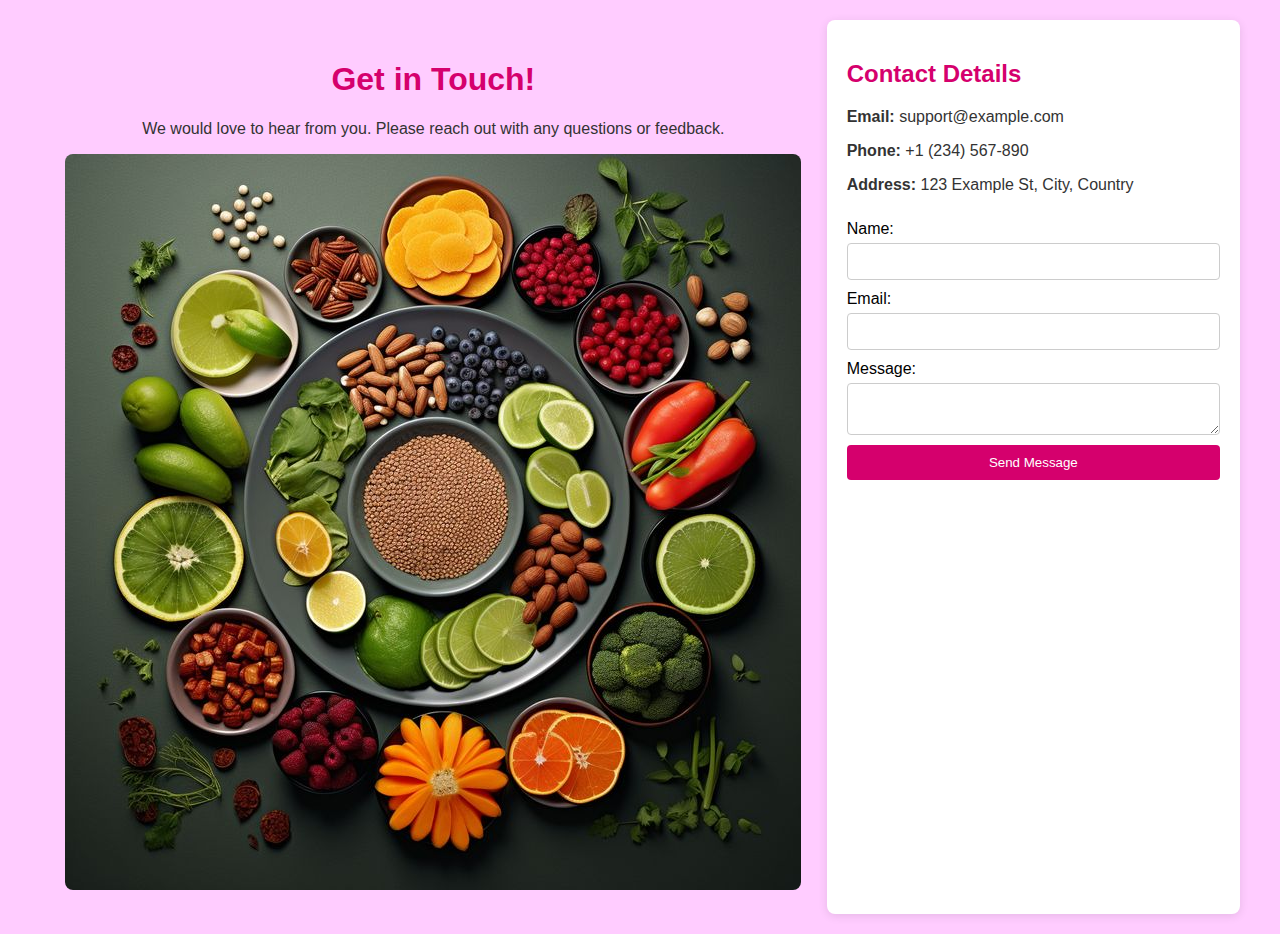
<file: contest.html>
<!DOCTYPE html>
<html lang="en">
<head>
    <meta charset="UTF-8">
    <meta name="viewport" content="width=device-width, initial-scale=1.0">
    <title>Contact Us</title>
    <style type="text/css">
        body {
    margin: 0;
    font-family: Arial, sans-serif;
    background-color: #ffccff; /* Pink background */
}

.container {
    display: flex;
    flex-wrap: wrap;
    max-width: 1200px;
    margin: 0 auto;
    padding: 20px;
}

.left, .right {
    flex: 1;
    padding: 20px;
    box-sizing: border-box;
}

.left {
    flex: 2; /* Left side takes more space */
    text-align: center;
}

.right {
    flex: 1; /* Right side takes less space */
    background-color: #fff; /* White background for contrast */
    border-radius: 8px;
    box-shadow: 0 2px 10px rgba(0, 0, 0, 0.1);
}

.contact-image {
    max-width: 100%;
    height: auto;
    border-radius: 8px;
}

h1, h2 {
    color: #d5006d; /* Darker pink for headings */
}

p {
    color: #333;
}

form {
    display: flex;
    flex-direction: column;
}

label {
    margin-top: 10px;
}

input, textarea {
    padding: 10px;
    margin-top: 5px;
    border: 1px solid #ccc;
    border-radius: 4px;
}

button {
    margin-top: 10px;
    padding: 10px;
    background-color: #d5006d; /* Button color */
    color: white;
    border: none;
    border-radius: 4px;
    cursor: pointer;
}

button:hover {
    background-color: #b0004d; /* Darker shade on hover */
}

/* Responsive Styles */
@media (max-width: 768px) {
    .container {
        flex-direction: column;
    }

    .left, .right {
        flex: 1 100%; /* Full width on small screens */
    }
}
    </style>
</head>
<body>
    <div class="container">
        <div class="left">
            <h1>Get in Touch!</h1>
            <p>We would love to hear from you. Please reach out with any questions or feedback.</p>
            <img src="contactbg2.jpg" alt="Contact Image" class="contact-image">
        </div>
        <div class="right">
            <h2>Contact Details</h2>
            <p><strong>Email:</strong> support@example.com</p>
            <p><strong>Phone:</strong> +1 (234) 567-890</p>
            <p><strong>Address:</strong> 123 Example St, City, Country</p>
            <form id="contactForm">
                <label for="name">Name:</label>
                <input type="text" id="name" name="name" required>
                
                <label for="email">Email:</label>
                <input type="email" id="email" name="email" required>
                
                <label for="message">Message:</label>
                <textarea id="message" name="message" required></textarea>
                
                <button type="submit">Send Message</button>
            </form>
        </div>
    </div>
    <script>
        document.getElementById('contactForm').addEventListener('submit', function(event) {
    event.preventDefault(); // Prevent the default form submission

    // Here you can add your form submission logic (e.g., AJAX request)
    alert('Thank you for your message! We will get back to you soon.');
    
    // Optionally, reset the form
    this.reset();
});
    </script>
</body>
</html>
</file>
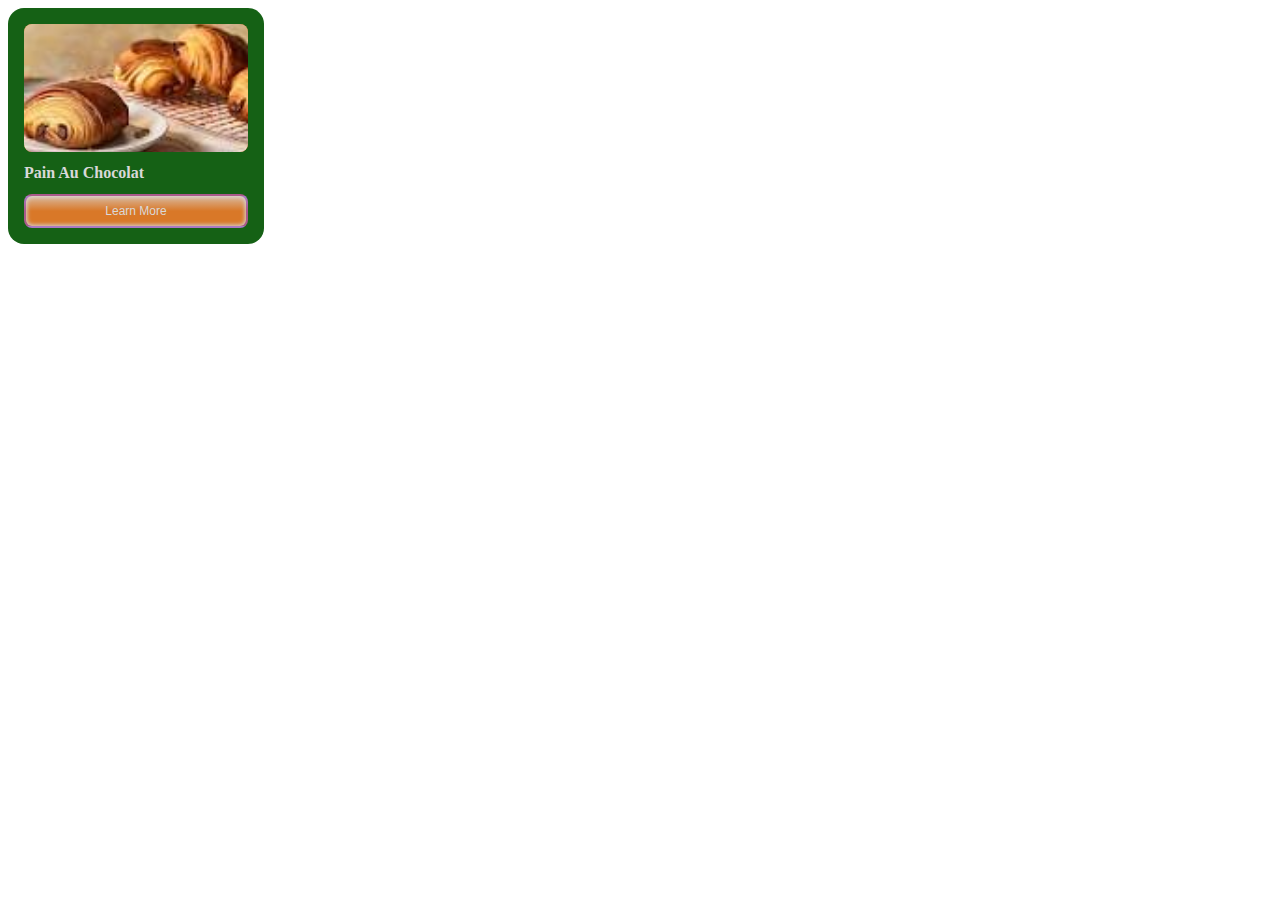
<file: foodrack.html>
<!DOCTYPE html>
<html lang="en">
<head>
    <meta charset="UTF-8">
    <meta name="viewport" content="width=device-width, initial-scale=1.0">
    <title>Document</title>
    <style type="text/css">
        .card {
   --bg-card: rgb(21, 97, 21); 
  --primary: #d97828;
  --primary-800: #c7670d;
  --primary-shadow: #f57c0b;
  --light: #d9d9d9;
  --zinc-800: #18181b;
  --bg-linear: linear-gradient(0deg, var(--primary) 50%, var(--light) 125%);

  position: relative;

  display: flex;
  flex-direction: column;
  gap: 0.75rem;

  padding: 1rem;
  width: 14rem;
  background-color: var(--bg-card);

  border-radius: 1rem;
}

.image_container {
  overflow: hidden;
  cursor: pointer;

  position: relative;
  z-index: 5;

  width: 100%;
  height: 8rem;
  background-color: var(--primary-800);

  border-radius: 0.5rem;
}


.image_container .image {
  position: absolute;
  top: 50%;
  left: 50%;
  object-fit: cover; 
  transform: translate(-50%, -50%); 
  width: 100%;
  height: 100%;
  fill: var(--light);
  
}


.title {
  overflow: clip;

  width: 100%;

  font-size: 1rem;
  font-weight: 600;
  color: var(--light);
  text-transform: capitalize;
  text-wrap: nowrap;
  text-overflow: ellipsis;
}

.cart-button {
  cursor: pointer;

  display: flex;
  justify-content: center;
  align-items: center;
  gap: 0.25rem;

  padding: 0.5rem;
  width: 100%;
  background-image: var(--bg-linear);

  font-size: 0.75rem;
  font-weight: 500;
  color: var(--light);
  text-wrap: nowrap;

  border: 2px solid hsla(262, 83%, 58%, 0.5);
  border-radius: 0.5rem;
  box-shadow: inset 0 0 0.25rem 1px var(--light);
}

    </style>
</head>
<body>
    <div class="card">
  <div class="image_container">
    <img src="pain au chocolat.jpg" class="image" >
</div>
  <div class="title">
    <span>pain au chocolat</span>
  </div>
  <button class="cart-button">
    <span>Learn More</span>
  </button>
</div>
</body>
</html>
</file>
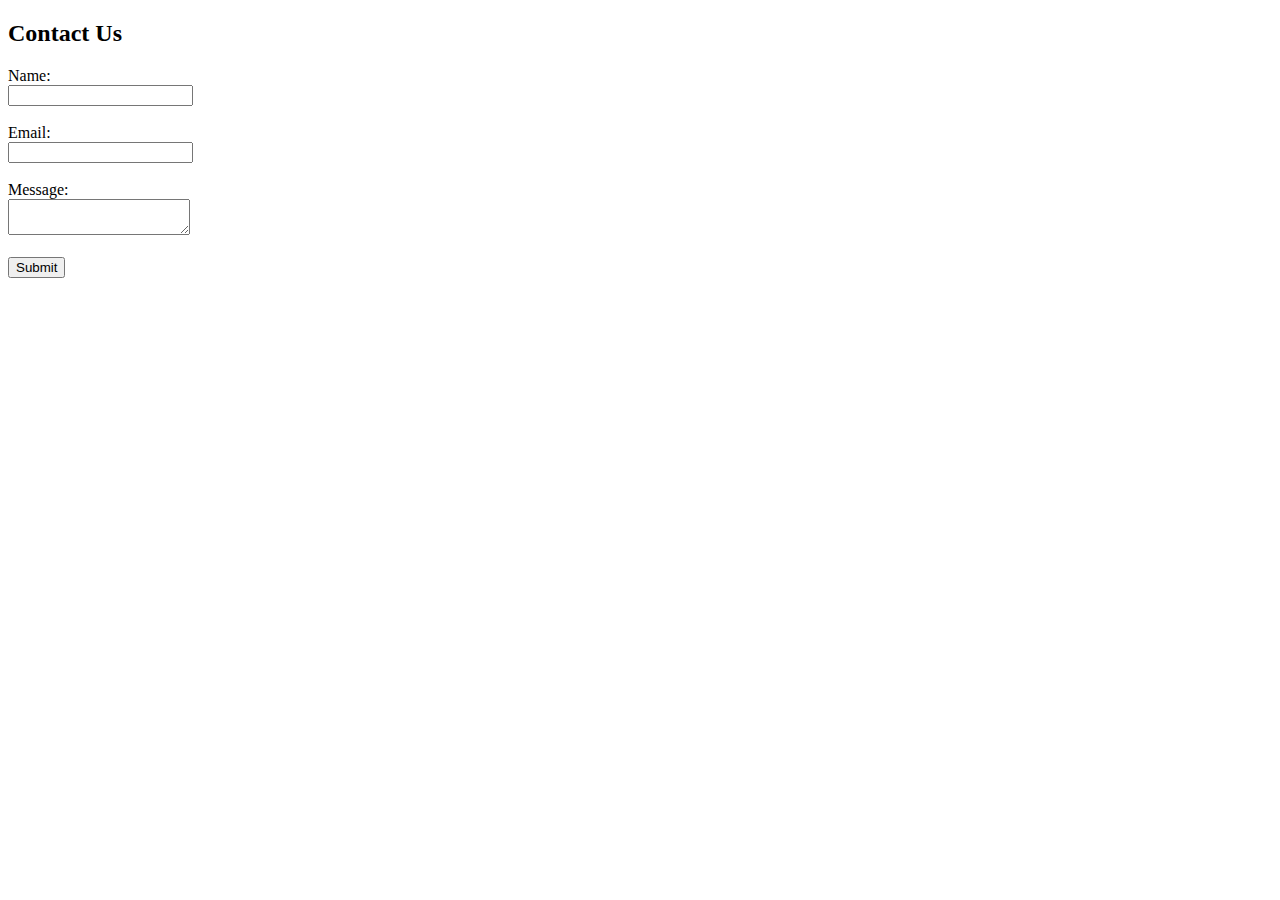
<file: formtest.html>
<!DOCTYPE html>
<html lang="en">
<head>
    <meta charset="UTF-8">
    <meta name="viewport" content="width=device-width, initial-scale=1.0">
    <title>Contact Form</title>
    <script>
        function validateForm() {
            const name = document.forms["contactForm"]["name"].value;
            const email = document.forms["contactForm"]["email"].value;
            const message = document.forms["contactForm"]["message"].value;

            if (name == "" || email == "" || message == "") {
                alert("All fields must be filled out");
                return false;
            }

            // Simple email validation
            const emailPattern = /^[^ ]+@[^ ]+\.[a-z]{2,3}$/;
            if (!email.match(emailPattern)) {
                alert("Please enter a valid email address");
                return false;
            }

            return true;
        }
    </script>
</head>
<body>

<h2>Contact Us</h2>
<form name="contactForm" action="send_email.php" method="post" onsubmit="return validateForm()">
    <label for="name">Name:</label><br>
    <input type="text" id="name" name="name"><br><br>
    <label for="email">Email:</label><br>
    <input type="text" id="email" name="email"><br><br>
    <label for="message">Message:</label><br>
    <textarea id="message" name="message"></textarea><br><br>
    <input type="submit" value="Submit">
</form>

</body>
</html>
</file>
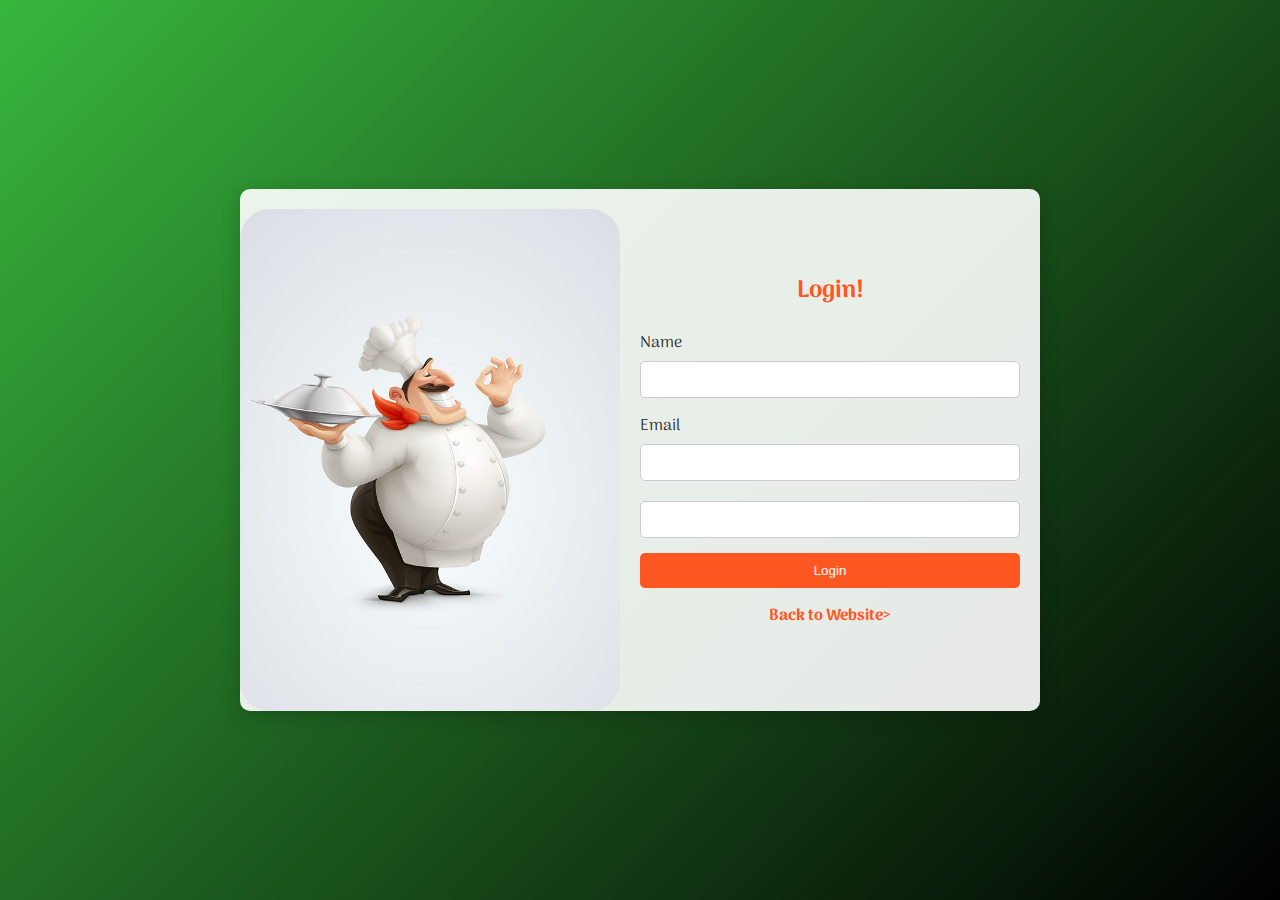
<file: Jah-login.html>
<!DOCTYPE html>
<html lang="en">
<head>
    <meta charset="UTF-8">
    <meta name="viewport" content="width=device-width, initial-scale=1.0">
    <link rel="shortcut icon" href="favicon.png" type="image/x-icon">
     <!-- FONT INTERSESSION AREA📝 -->
 <link rel="preconnect" href="https://fonts.googleapis.com">
 <link rel="preconnect" href="https://fonts.gstatic.com" crossorigin>
 <link href="https://fonts.googleapis.com/css2?family=Arima:wght@100..700&display=swap" rel="stylesheet"> 
 <!-- END OF FONT LINK -->
   <!-- Font Awesome CDN -->
   <link rel="stylesheet" href="https://fonts.googleapis.com/css2?family=Material+Symbols+Outlined:opsz,wght,FILL,GRAD@20..48,100..700,0..1,-50..200&icon_names=agriculture" />
   <link href="https://cdnjs.cloudflare.com/ajax/libs/font-awesome/6.0.0-beta3/css/all.min.css" rel="stylesheet">
   <link rel="preconnect" href="https://fonts.googleapis.com">
   <link rel="preconnect" href="https://fonts.gstatic.com" crossorigin>
   <link href="https://fonts.googleapis.com/css2?family=DM+Sans:ital,opsz,wght@0,9..40,100..1000;1,9..40,100..1000&family=Doto:wght@100..900&family=Edu+AU+VIC+WA+NT+Pre:wght@400..700&family=Gemunu+Libre:wght@200..800&family=Give+You+Glory&family=Hind+Siliguri:wght@300;400;500;600;700&family=Livvic:ital,wght@0,100;0,200;0,300;0,400;0,500;0,600;0,700;0,900;1,100;1,200;1,300;1,400;1,500;1,600;1,700;1,900&display=swap" rel="stylesheet">
    <title>SignUp♟</title>
    <style type="text/css">
        * {
    box-sizing: border-box;
    margin: 0;
    padding: 0;
}

body {
    font-family: 'Arima', sans-serif;
    background: linear-gradient(135deg, #4CAF50, #000);
    color: white;
    display: flex;
    justify-content: center;
    align-items: center;
    height: 100vh;
    overflow: hidden;
    position: relative;
}

.background-animation {
    position: absolute;
    top: 0;
    left: 0;
    width: 100%;
    height: 100%;
    background: linear-gradient(135deg, rgba(36, 190, 41, 0.5), rgba(0, 0, 0, 0.5));
    animation: backgroundAnimation 9s infinite alternate;
    z-index: 0;
}

@keyframes backgroundAnimation {
    0% {
        background: rgba(38, 134, 41, 0.795);
    }
    100% {
        background: rgba(0, 0, 0, 0.5);
    }
}

.container {
    display: flex;
    background-color: rgba(255, 255, 255, 0.9);
    border-radius: 10px;
    box-shadow: 0 4px 20px rgba(0, 0, 0, 0.2);
    overflow: hidden;
    max-width: 800px;
    width: 90%;
    position: relative;
    z-index: 1;
}

.gif-container {
    flex: 1;
    display: flex;
    justify-content: center;
    align-items: flex-start; /* Aligns the GIF to the top */
    padding-top: 20px; /* Space above the GIF */
    
}

.gif {
    max-width: 100%;
    height: auto;
    animation: fadeIn 1s ease-in-out;
    border-radius: 30px;
    background-color: white;
    
}

.signup-form {
    flex: 1;
    padding: 40px 20px; /* Increased padding for better spacing */
    display: flex;
    flex-direction: column;
    justify-content: center;
}

.signup-form h2 {
    color: #FF5722; /* Orange color */
    margin-bottom: 20px;
    text-align: center;
    animation: slideIn 0.5s ease-in-out;
}

.form-group {
    margin-bottom: 15px;
}

label {
    margin-bottom: 5px;
    display: block;
    color: #333;
}

input {
    padding: 10px;
    color: #000;
    border: 1px solid #ccc;
    border-radius: 5px;
    width: 100%;
    transition: border-color 0.3s;
}

input:focus {
    border-color: #FF5722; /* Change border color on focus */
}

button {
    padding: 10px;
    background-color: #FF5722; /* Orange button */
    color: white;
    border: none;
    border-radius: 5px;
    cursor: pointer;
    transition: background-color 0.3s, transform 0.2s;
}

button:hover {
    background-color: #e95528; /* Darker orange on hover */
    transform: scale(1.08); 
}

button:active {
    transform: scale(0.95); /* Slightly shrink button on click */
}

/* Responsive Styles */
@media (max-width: 600px) {
    .container {
        flex-direction: column;
    }

    .gif-container {
        width: 100%;
        height: auto; /* Adjust height for mobile */
    }

    .signup-form {
        padding: 20px;
    }
}

/* Animation */
@keyframes fadeIn {
    from {
        opacity: 0;
    }
    to {
        opacity: 1;
    }
}

@keyframes slideIn {
    from {
        transform: translateY(-20px);
        opacity: 0;
    }
    to {
        transform: translateY(0);
        opacity: 1;
    }
}


.back-link {
    margin-top: 15px; 
    text-align: center; 
}

.back-link a {
    color: #FF5722; 
    text-decoration: none; 
    font-weight: bold; 
    transition: color 0.3s; 
}

.back-link a:hover {
    color: #e64a19; 
}


  </style>
<body>
    
    <div class="background-animation"></div>
    <div class="container">
        <div class="gif-container">
            <img src="gauteasu.jpg" alt="Animated GIF" class="gif">
        </div>
        <form class="signup-form" action="https://submit-form.com/P78EUllf4">
            <h2><b>Login!</b></h2>
            <div class="form-group">
                <label for="name">Name</label>
                <input type="text" id="name" name="name" required>
            </div>
            <div class="form-group">
                <label for="email">Email</label>
                <input type="email" id="email" name="email" required>
            </div>
            <div class="form-group">
                <label for="password"></label>
                <input type="password" id="password" name="password" required>
            </div>
            <button type="submit">Login</button>
            <div class="back-link">
                <a href="index.html">Back to Website></a> 
            </div>
        </form>
    </div>
    

  </body>
</html>
</file>
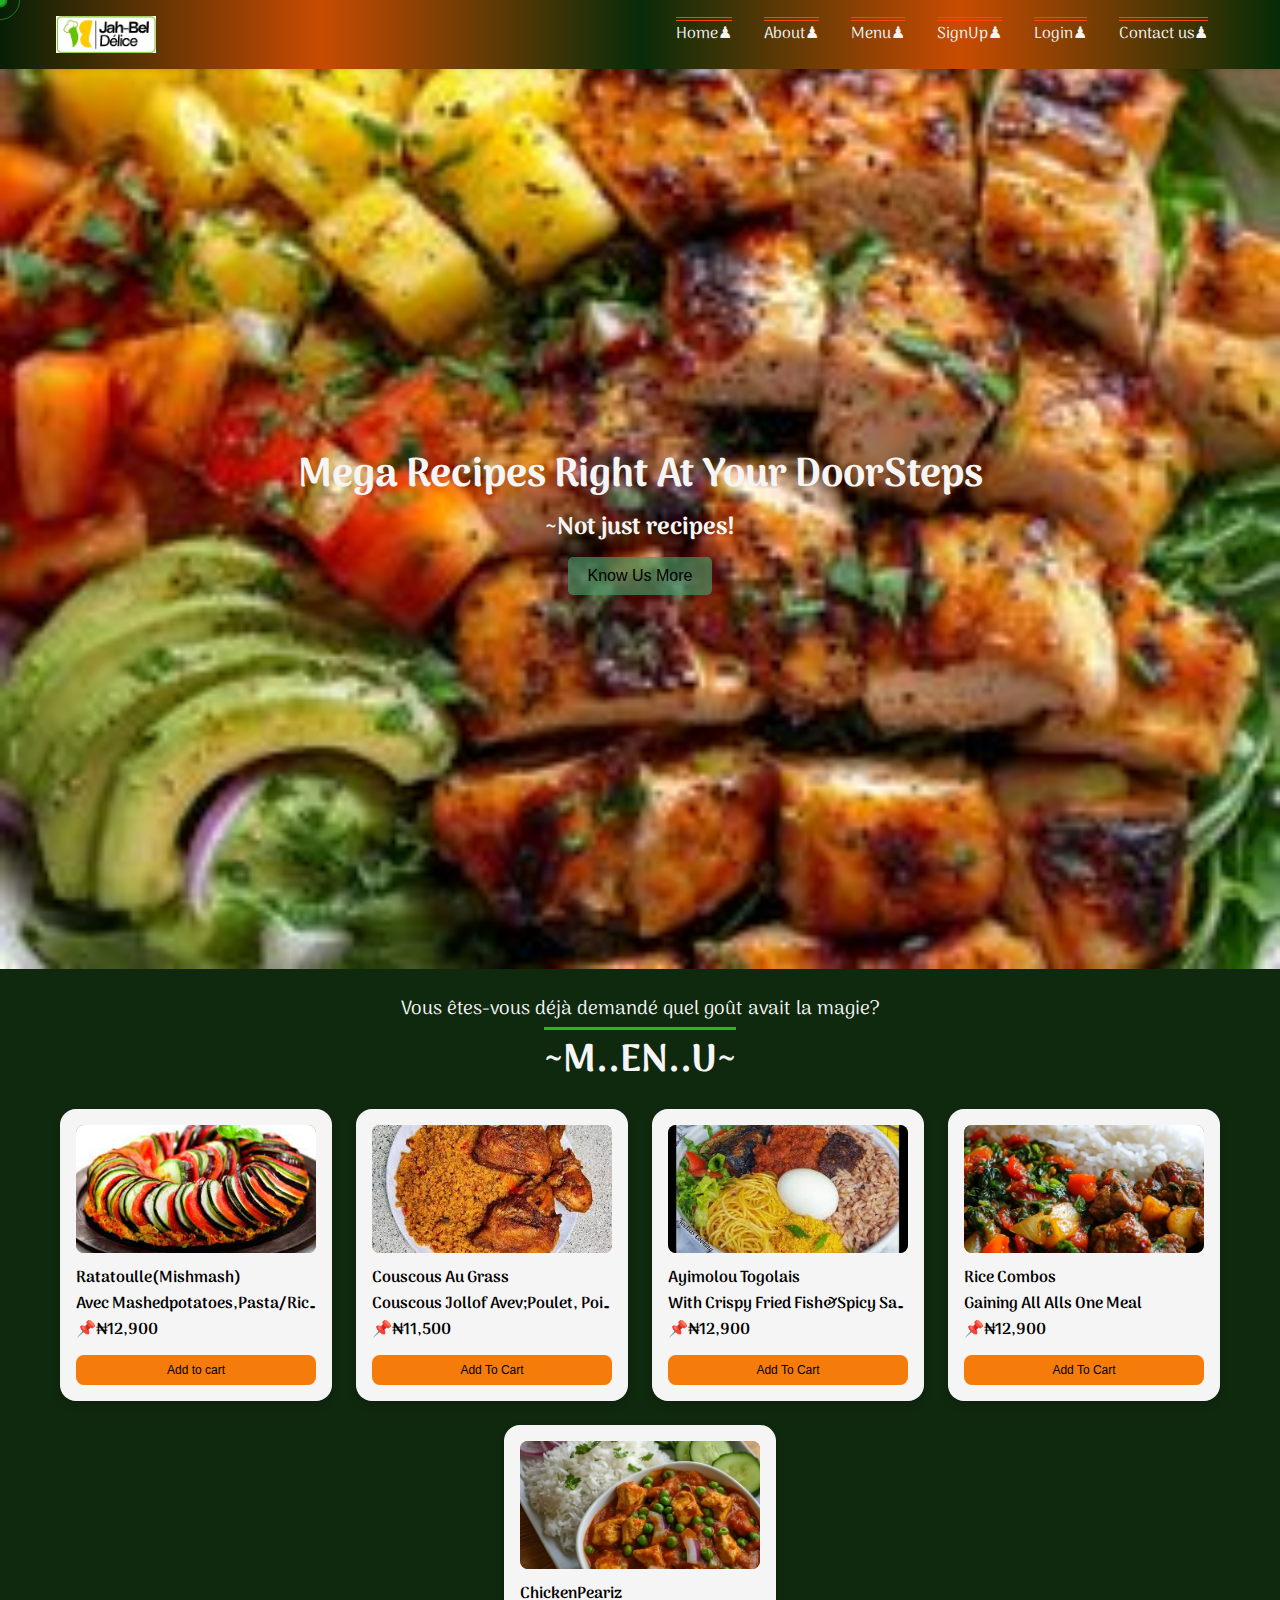
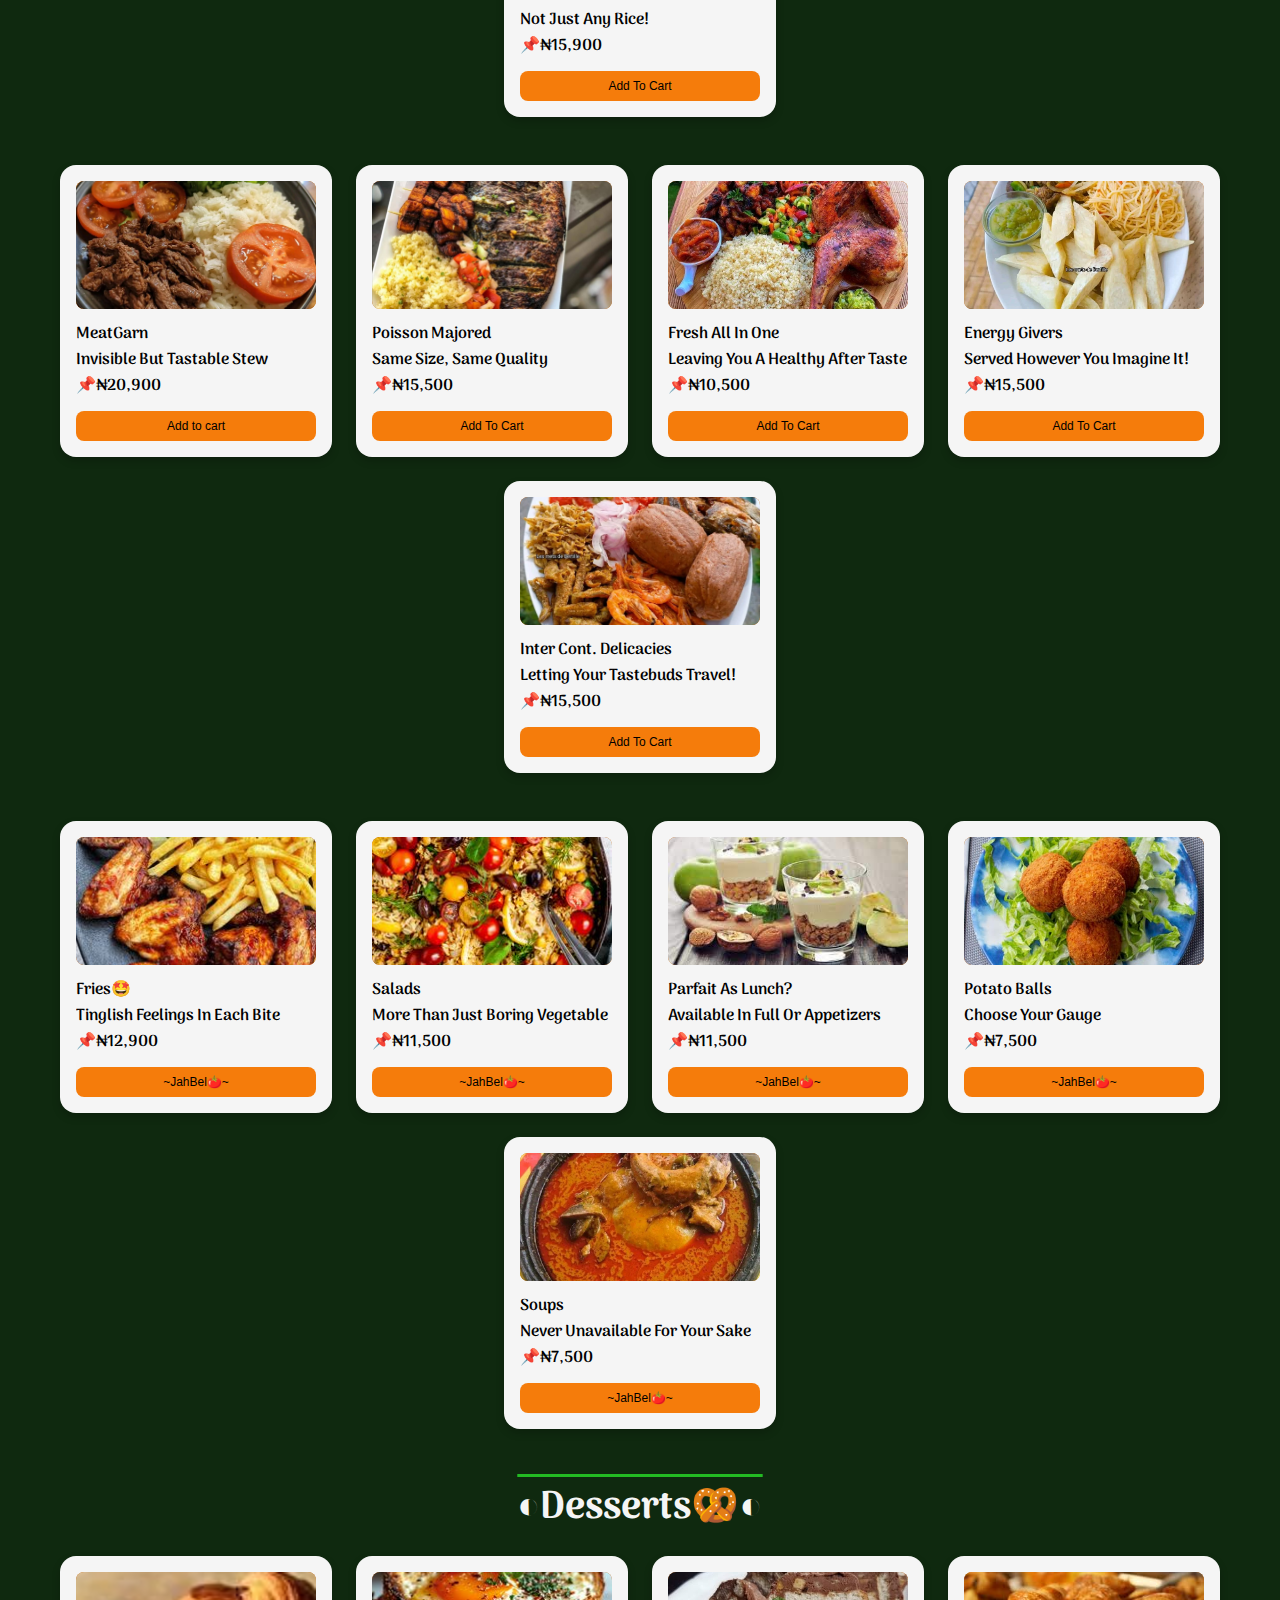
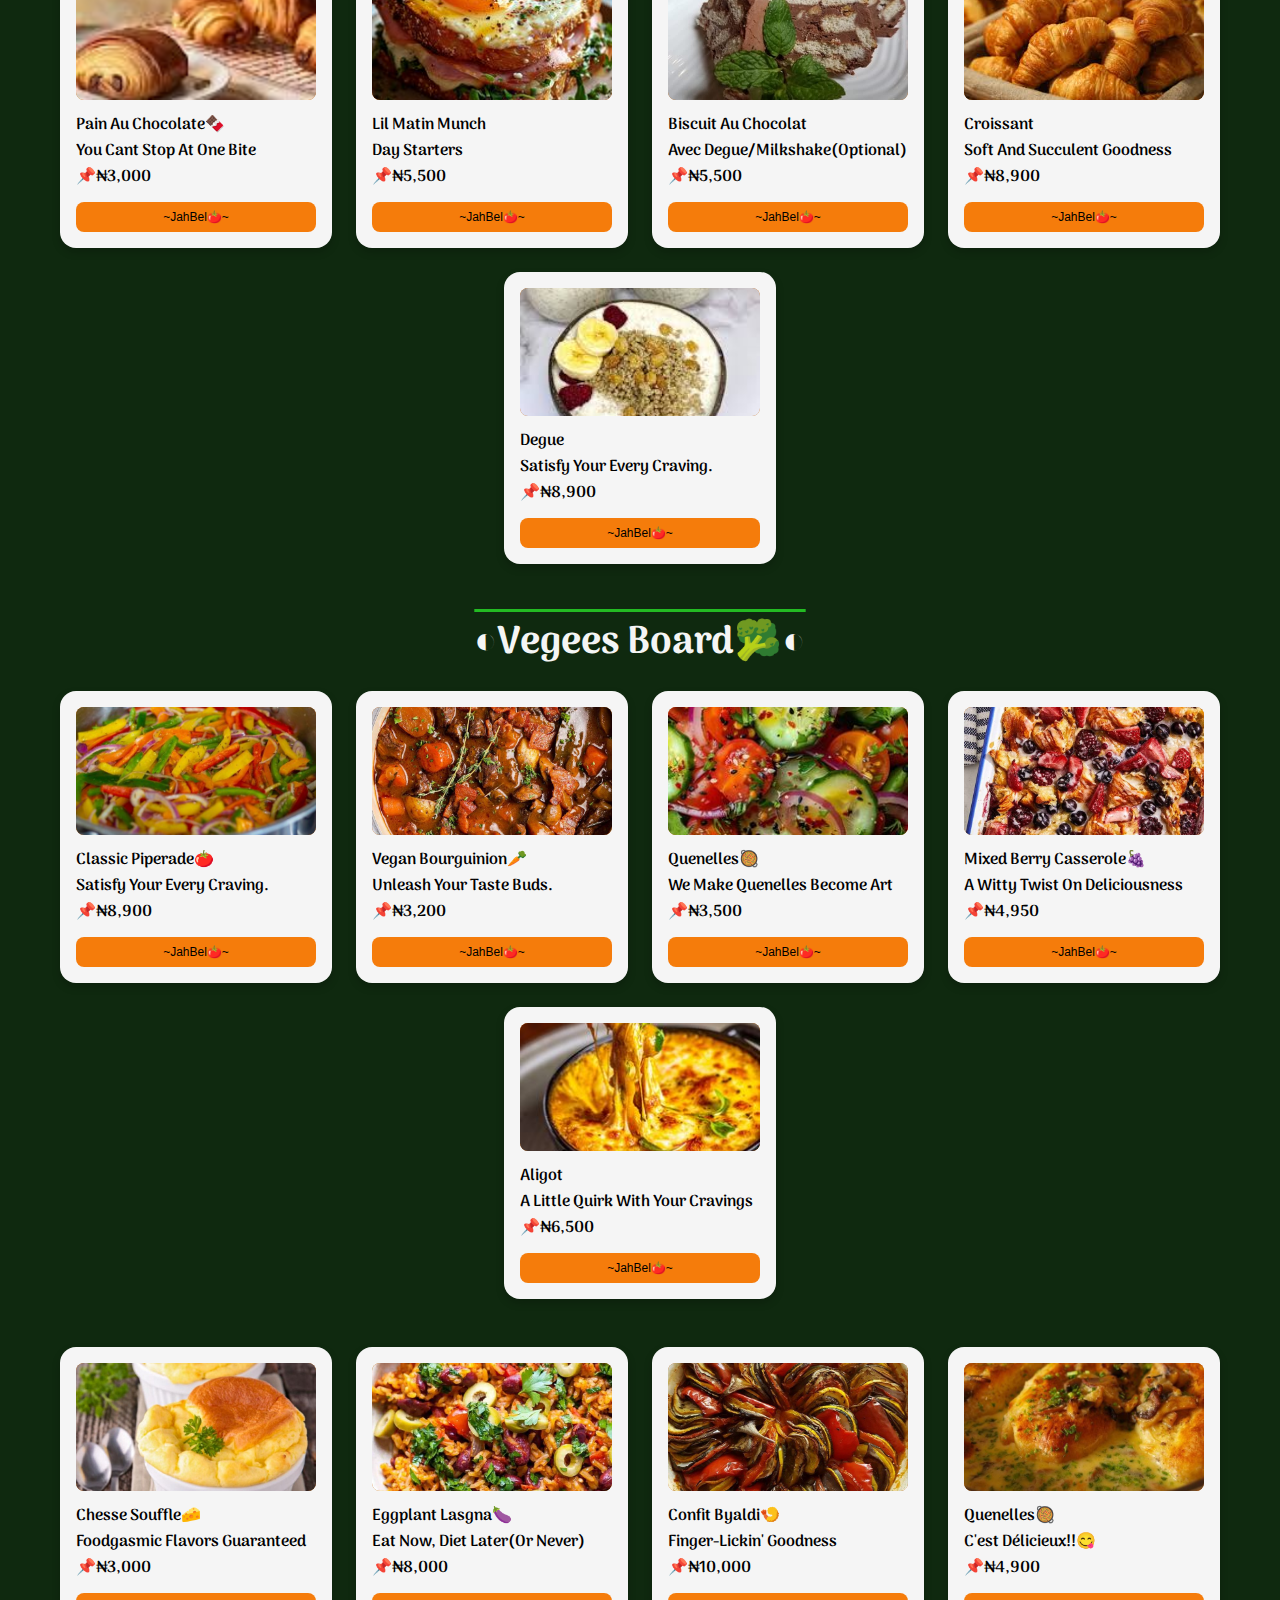
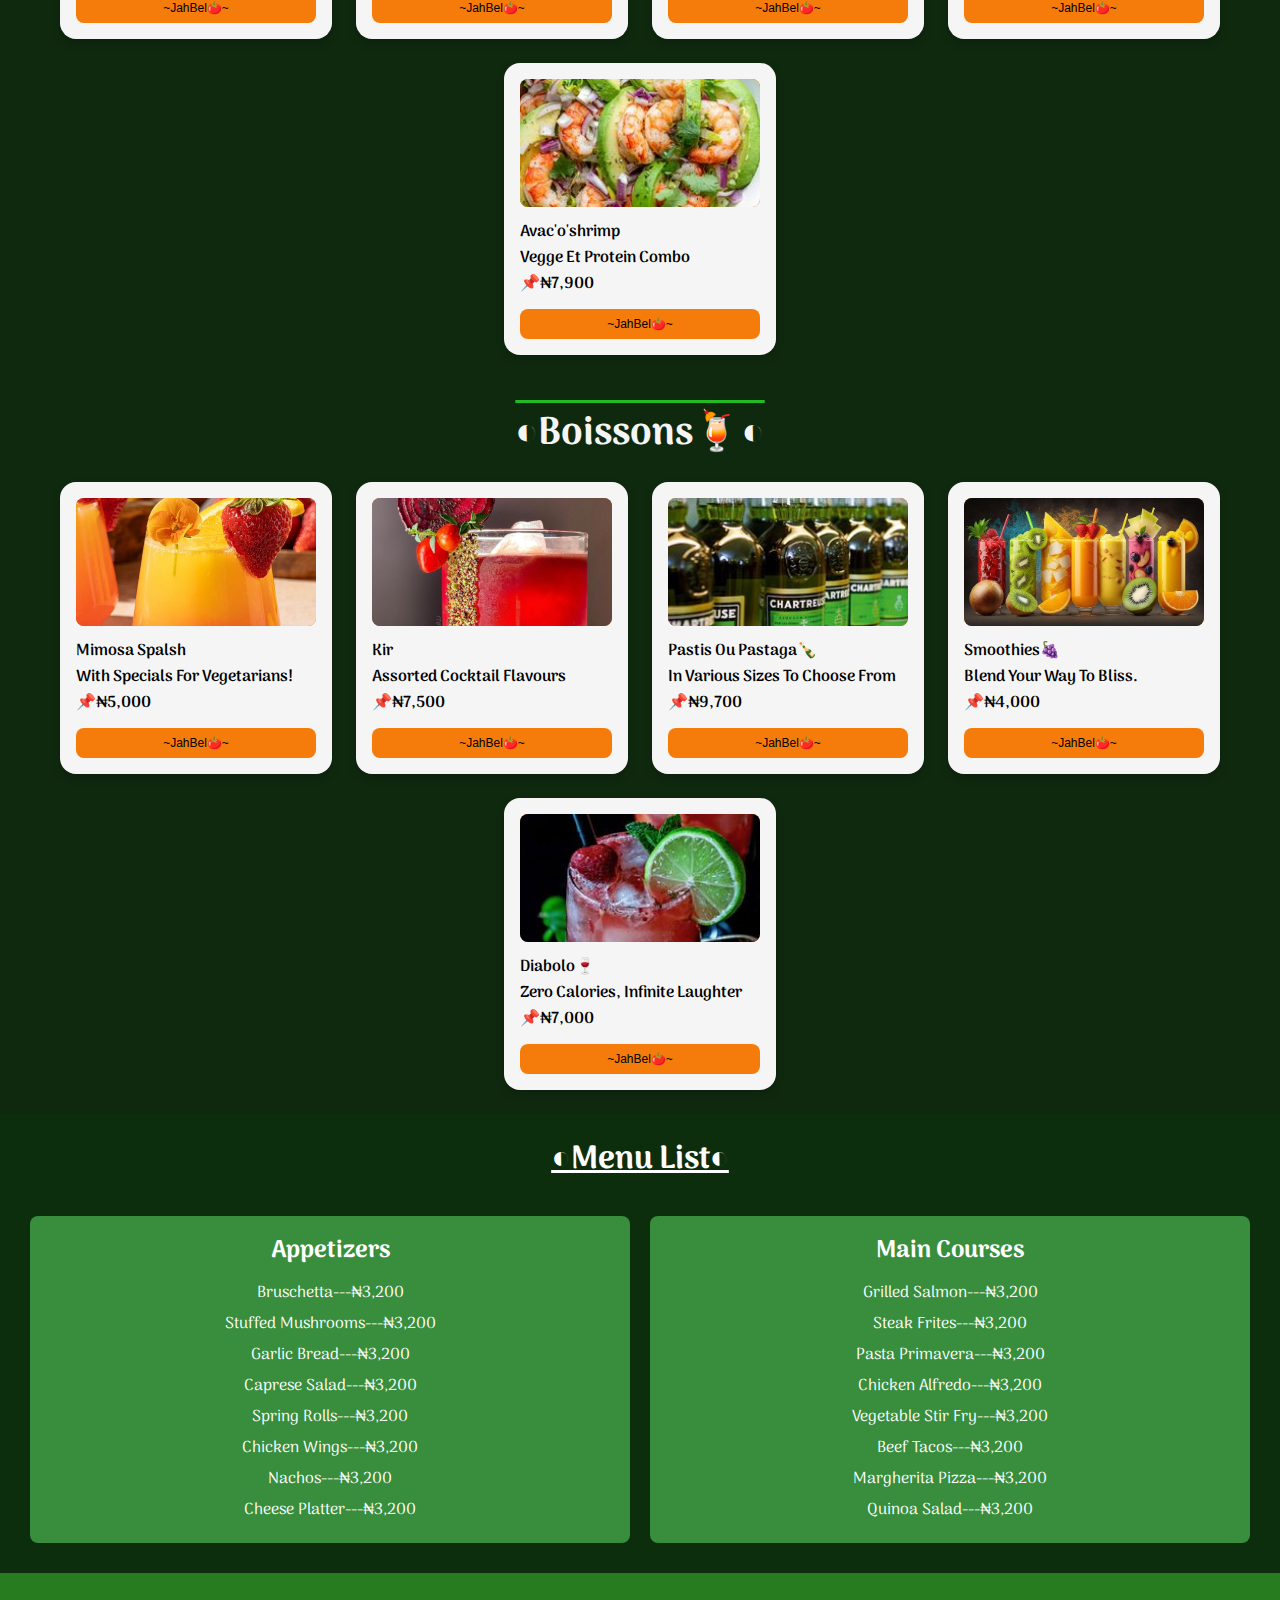
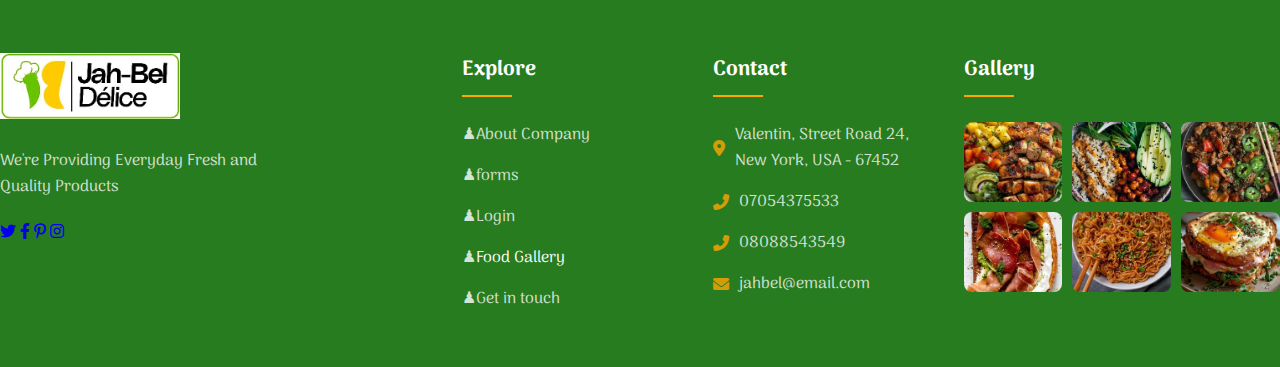
<file: Jah-menu.html>
<!DOCTYPE html>
<html lang="en">
<head>
    <meta charset="UTF-8">
    <meta name="viewport" content="width=device-width, initial-scale=1.0">
    <link rel="shortcut icon" href="favicon.png" type="image/x-icon">
      <!-- FONT INTERSESSION AREA📝 -->
 <link rel="preconnect" href="https://fonts.googleapis.com">
 <link rel="preconnect" href="https://fonts.gstatic.com" crossorigin>
 <link href="https://fonts.googleapis.com/css2?family=Arima:wght@100..700&display=swap" rel="stylesheet"> 
  <!-- Font Awesome CDN -->
  <link rel="stylesheet" href="https://fonts.googleapis.com/css2?family=Material+Symbols+Outlined:opsz,wght,FILL,GRAD@20..48,100..700,0..1,-50..200&icon_names=agriculture" />
  <link href="https://cdnjs.cloudflare.com/ajax/libs/font-awesome/6.0.0-beta3/css/all.min.css" rel="stylesheet">
  <link rel="preconnect" href="https://fonts.googleapis.com">
  <link rel="preconnect" href="https://fonts.gstatic.com" crossorigin>
  <link href="https://fonts.googleapis.com/css2?family=DM+Sans:ital,opsz,wght@0,9..40,100..1000;1,9..40,100..1000&family=Doto:wght@100..900&family=Edu+AU+VIC+WA+NT+Pre:wght@400..700&family=Gemunu+Libre:wght@200..800&family=Give+You+Glory&family=Hind+Siliguri:wght@300;400;500;600;700&family=Livvic:ital,wght@0,100;0,200;0,300;0,400;0,500;0,600;0,700;0,900;1,100;1,200;1,300;1,400;1,500;1,600;1,700;1,900&display=swap" rel="stylesheet">
 <!-- END OF FONT LINK -->
    <title>Menu♟</title>
    <style type="text/css">

        
/* LOADER STYLING */
@keyframes blinkCursor {
  50% {
    border-right-color: transparent;
  }
}

@keyframes typeAndDelete {
  0%,
  10% {
    width: 0;
  }
  45%,
  55% {
    width: 6.2em;
  } /* adjust width based on content */
  90%,
  100% {
    width: 0;
  }
}
/* END OF LOADER STYLING*/

        :root {
    --primary-color: #4CAF50;
    --secondary-color: #ff6a07;
    --text-color: whitesmoke;
    --background-color: #e1f8e2; 
}

* {
    margin: 0;
    padding: 0;
    box-sizing: border-box;
}


/* Scrollbar Customization for Webkit Browsers */
::-webkit-scrollbar {
  width: 10px; /* Scrollbar width */
}

::-webkit-scrollbar-track {
  background: #f0fff0; /* Light greenish background */
}

::-webkit-scrollbar-thumb {
  background-color: #32cd32; /* Light green thumb */
  border-radius: 5px;
  border: 2px solid #f0fff0; /* Adds spacing between thumb and track */
}

::-webkit-scrollbar-thumb:hover {
  background-color: #228b22; /* Darker green on hover */
}
/* end of customized scrollbar */



/* cursor's css */

/* Base Styles */
body {
  cursor: none;
  font-family: Arima, sans-serif;
}

/* Main Cursor */
.custom-cursor {
  position: fixed;
  width: 15px;
  height: 15px;
  background: rgba(50, 205, 50, 0.8); /* Light green color */
  border: 2px solid rgba(0, 128, 0, 0.7); /* Darker green border */
  border-radius: 50%;
  transform: translate(-50%, -50%);
  pointer-events: none;
  z-index: 9999;
  transition: transform 0.15s ease, background-color 0.3s ease;
}

/* Cursor Trail Effect */
.custom-trail {
  position: fixed;
  width: 40px;
  height: 40px;
  border: 1px solid rgba(50, 205, 50, 0.5); /* Subtle green border */
  border-radius: 50%;
  pointer-events: none;
  z-index: 9998;
  transform: translate(-50%, -50%);
  transition: all 0.15s ease-out;
}

/* Hover Effect */
body *:hover {
  cursor: none;
}

body *:hover ~ .custom-cursor {
  transform: scale(1.6); /* Enlarges cursor on hover */
  background-color: rgba(34, 139, 34, 0.9); /* Darker green */
}

body *:hover ~ .custom-trail {
  border-color: rgba(0, 128, 0, 0.7); /* Slightly darker trail border */
}

/* Click Effect */
body:active .custom-cursor {
  transform: scale(0.7); /* Slight shrink on click */
  background-color: rgba(0, 128, 0, 0.9);
}
/* end of cursor styling */


body {
    font-family: 'Arima', sans-serif;  
    background-color: var(--background-color);
}
.navbar {
    background: linear-gradient(to right, rgb(6, 31, 6), rgb(201, 75, 2), rgb(8, 43, 8), rgb(201, 75, 2), rgb(6, 43, 6));
    box-shadow: 0 2px 4px rgba(0, 0, 0, 0.1);
}

.navbar-container {
    display: flex;
    justify-content: space-between;
    align-items: center;
    padding: 1rem;
    max-width: 1200px;
    margin: 0 auto;
}

.logo {
    display: flex;
    align-items: center;
}

.logo-img {
    width: 100px;
    height: auto;
    margin-right: 0.5rem;
}

.logo-text {
    font-size: 1.5rem;
    font-weight: bold;
    color: var(--primary-color);
}

.nav-menu {
    display: flex;
    list-style: none;
}

.nav-link {
    color: whitesmoke;
    text-decoration: overline double orangered;
    padding: 0.5rem 1rem;
    transition: color 0.3s ease;
}

.nav-link:hover {
    color: var(--secondary-color);
}

.menu-toggle {
    display: none;
    cursor: pointer;
}

.bar {
    display: block;
    width: 25px;
    height: 3px;
    margin: 5px auto;
    transition: all 0.3s ease-in-out;
    background-color: #27ae60;
   
}

@media screen and (max-width: 868px) {
    .nav-menu {
        position: fixed;
        left: -100%;
        top: 4rem;
        flex-direction: column;
        background: linear-gradient(to right, rgb(6, 31, 6), rgb(201, 75, 2), rgb(8, 43, 8), rgb(201, 75, 2), rgb(6, 43, 6));
        width: 100%;
        text-align: center;
        transition: 0.3s;
        box-shadow: 0 10px 27px rgba(0, 0, 0, 0.05);
    }

    .nav-menu.active {
        left: 0;
    }

    .nav-link {
        display: block;
        padding: 1rem;
    }

    .menu-toggle {
        display: block;
    }

    .menu-toggle.active .bar:nth-child(2) {
        opacity: 0;
    }

    .menu-toggle.active .bar:nth-child(1) {
        transform: translateY(8px) rotate(45deg);
    }

    .menu-toggle.active .bar:nth-child(3) {
        transform: translateY(-8px) rotate(-45deg);
    }
}
/* end of navv */


/* First Section */
.slider {
    position: relative;
    overflow: hidden;
    width: 100%;
    height: 100vh; 
}

.slide {
    display: flex;
    justify-content: center;
    align-items: center;
    position: absolute;
    width: 100%;
    height: 100%; 
    opacity: 0;
    top: 50%;
    left: 50%;
    min-width: 100%;
    min-height: 100%;
    z-index: -1;
    transform: translate(-50%, -50%);
    transition: opacity 0.8s ease; 
}

.slide img {
    width: 100%;
    height: 100%;
    object-fit: cover;
}

.text {
    position: absolute;
    text-align: center;
    color: whitesmoke;
}

.text h1 {
    font-size: 2.5rem;
    margin: 0;
}

.text h2 {
    font-size: 1.5rem;
    margin: 0;
}

.text button {
    padding: 10px 20px;
    font-size: 1rem;
    margin-top: 10px;
    cursor: pointer;
    border: none;
    background-color: rgba(69, 153, 101, 0.664);
    color: black;
    border-radius: 5px;
}

.text button:hover {
    background-color: rgb(221, 89, 13);
}
/* END O SECTION 1 */


/* seond section css */
.second-section {
            background-color: rgb(15, 41, 15);
            padding: 1.5rem; /* Padding around the section */
            display: flex; /* Use flexbox for alignment */
            flex-direction: column; /* Stack items vertically */
            align-items: center; /* Center items horizontally */
            justify-content: center; /* Center items vertically */
            min-height: 50vh; 
        }
       


        /* Small title style */
        .small-title {
            font-size: 1.2rem; 
            color: whitesmoke;
            margin-bottom: 0.3rem; 
        }

        /* Main title style */
        .main-title {
            font-size: 2.4rem; /* Larger font size for the main title */
            color:whitesmoke; /* Darker shade of purple */
            text-align: center; /* Center the text */
            margin-bottom: 1rem; /* Space below the main title */
        }

        .card-container {
            display: flex; /* Use flexbox for card layout */
            flex-wrap: wrap; /* Allow cards to wrap to the next line */
            justify-content: center; /* Center cards horizontally */
            gap: 1.5rem; /* Space between cards */
        }

        /* Card styles */
        .card {
            --bg-card: whitesmoke; 
            --primary: #d97828;
            --primary-800: #c7670d;
            --primary-shadow: #f57c0b;
            /* --light: rgb(4, 63, 4); */
            --zinc-800: #18181b;
            --bg-linear: linear-gradient(0deg, var(--primary) 50%, var(--light) 125%);
            position: relative;
            display: flex;
            flex-direction: column;
            gap: 0.75rem;
            padding: 1rem;
            width: 17rem; /* Fixed width for cards */
            background-color: var(--bg-card);
            border-radius: 1rem;
            box-shadow: 0 4px 8px rgba(0, 0, 0, 0.2); /* Add shadow for depth */
            transition: transform 0.2s; /* Smooth scaling effect */
        }

        /* Scale effect on hover */
        .card:hover {
            transform: scale(1.08); /* Slightly enlarge the card on hover */
        }

        /* Image container styles */
        .image_container {
            overflow: hidden;
            cursor: pointer;
            position: relative;
            z-index: 5;
            width: 100%;
            height: 8rem; /* Fixed height for images */
            background-color: var(--primary-800);
            border-radius: 0.5rem;
        }

        /* Image styles */
        .image_container .image {
            position: absolute;
            top: 50%;
            left: 50%;
            object-fit: cover; 
            transform: translate(-50%, -50%); 
            width: 100%;
            height: 100%;
            fill: var(--light);
        }

        /* Title styles for cards */
        .title {
            color:#116613;
            overflow: clip;
            width: 100%;
            font-size: 1rem;
            font-weight: 600;
            color: var(--light);
            text-transform: capitalize;
            text-wrap: nowrap;
            text-overflow: ellipsis;
        }

        /* Button styles */
        .cart-button {
            border: #d97828;
            background-color: #f57c0b;
            cursor: pointer;
            display: flex;
            justify-content: center;
            align-items: center;
            gap: 0.25rem;
            padding: 0.5rem;
            width: 100%;
            background-image: var(--bg-linear);
            font-size: 0.75rem;
            font-weight: 500;
            color: var(--light);
            text-wrap: nowrap;
            border-radius: 0.5rem;
            box-shadow: inset 0 0 0.25rem 1px var(--light);
        }
        /* End of section 2 */

/*begining of list  */
        .menu-section {
    background-color: #0c2e0c;
    color: white;
    padding: 20px;
    text-align: center;
}

.menu-title {
    font-size: 2em;
    margin-bottom: 20px;
}

.menu-container {
    display: flex;
    justify-content: space-around;
    flex-wrap: wrap; /* Allows responsiveness */
}

.menu-category {
    background-color: #388E3C; /* Darker green for contrast */
    border-radius: 8px;
    padding: 15px;
    margin: 10px;
    flex: 1 1 300px; /* Flex-grow, flex-shrink, flex-basis */
    min-width: 250px; /* Minimum width for responsiveness */
}

.category-title {
    font-size: 1.5em;
    margin-bottom: 10px;
}

.food-list {
    list-style-type: none;
    padding: 0;
}

.food-list li {
    margin: 5px 0;
}

@media (max-width: 600px) {
    .menu-title {
        font-size: 1.5em;
    }

    .category-title {
        font-size: 1.2em;
    }
}
/* end of listt */
        

/* FOOTERRR */
/* Footer */
.footer {
    background-color: #287c20;
    color: #fff;
    padding: 80px 0 40px;
}

.footer-content {
    display: grid;
    grid-template-columns: 2fr 1fr 1fr 1.5fr;
    gap: 40px;
}

.footer-brand {
    max-width: 300px;
}

.footer-logo {
    width: 180px;
    height: auto;
    margin-bottom: 20px;
}

.footer-brand h3 {
    font-size: 1.5rem;
    margin-bottom: 10px;
}

.footer-brand p {
    margin-bottom: 20px;
    opacity: 0.8;
}

.footer h4 {
    font-size: 1.3rem;
    margin-bottom: 25px;
    position: relative;
    padding-bottom: 10px;
}

.footer h4::after {
    content: '';
    position: absolute;
    bottom: 0;
    left: 0;
    width: 50px;
    height: 2px;
    background-color: #FFA500;
}

.footer-links ul {
    list-style: none;
    padding: 0;
}

.footer-links li {
    margin-bottom: 15px;
}

.footer-links a {
    color: #fff;
    text-decoration: none;
    opacity: 0.8;
    transition: opacity 0.3s ease;
}

.footer-links a:hover {
    opacity: 1;
}

.footer-contact p {
    margin-bottom: 15px;
    opacity: 0.8;
    display: flex;
    align-items: center;
}

.footer-contact i {
    margin-right: 10px;
    color: #FFA500;
}

.gallery-grid {
    display: grid;
    grid-template-columns: repeat(3, 1fr);
    gap: 10px;
}

.gallery-grid img {
    width: 100%;
    height: 80px;
    object-fit: cover;
    border-radius: 8px;
    transition: transform 0.3s ease;
}

.gallery-grid img:hover {
    transform: scale(1.1);
}

/* Responsive Design */
@media (max-width: 1200px) {
    .farmers-grid {
        gap: 20px;
    }

    .farmer-image-wrapper {
        width: 180px;
        height: 180px;
    }

    .footer-content {
        grid-template-columns: repeat(2, 1fr);
    }
}

@media (max-width: 992px) {
    .farmers-grid {
        grid-template-columns: repeat(2, 1fr);
    }

    .newsletter-content {
        flex-direction: column;
        text-align: center;
    }

    .newsletter-text {
        margin-bottom: 20px;
    }

    .newsletter-form {
        width: 100%;
        max-width: 100%;
    }
}

@media (max-width: 768px) {
    .farmers-grid {
        grid-template-columns: 1fr;
    }

    .footer-content {
        grid-template-columns: 1fr;
    }

    .footer-brand, .footer-links, .footer-contact, .footer-gallery {
        text-align: center;
    }
    .footer-brand{
        margin: auto;
        width: 100%;
    }
    .footer h4::after {
        left: 50%;
        transform: translateX(-50%);
    }

    .footer-contact p {
        justify-content: center;
    }

    .gallery-grid {
        max-width: 400px;
        margin: 0 auto;
    }
}

@media (max-width: 576px) {
    .farmers-section h2 {
        font-size: 2rem;
    }

    .newsletter-text h3 {
        font-size: 1.5rem;
    }

    .newsletter-form {
        flex-direction: column;
    }

    .newsletter-form input,
    .newsletter-form button {
        width: 100%;
    }

    .gallery-grid {
        grid-template-columns: repeat(2, 1fr);
    }
}
.organic-wrapper{
    height: 200px;
    justify-content: center;
    align-items: center;
    display: flex;
    background-image: url(HFDHFHF.png);
    background-size: cover;
    background-position: center;
}
  
  
  
  /* Content Box */
  .organic-content {
    display: flex;
    flex-direction: column;
    align-items: center;
    justify-content: center;
  }
  
  /* Heading Styles */
  .organic-heading {
    font-size: 1.8rem; /* Slightly smaller */
    font-weight: bold;
    margin: 5px 0;
  }
  
  .organic-subheading {
    font-size: 1.2rem; /* Smaller text */
    margin: 0;
  }
  
  /* Play Button */
  .play-btn {
    display: flex;
    align-items: center;
    justify-content: center;
    width: 50px; /* Smaller play button */
    height: 50px;
    background: white;
    border-radius: 50%;
    box-shadow: 0 4px 8px rgba(0, 0, 0, 0.2);
    margin-bottom: 10px;
    animation: pulse 1.8s infinite;
    position: relative;
  }
  
  .play-icon {
    width: 0;
    height: 0;
    border-left: 10px solid #27ae60;
    border-top: 6px solid transparent;
    border-bottom: 6px solid transparent;
  }
  
  /* Play Button Animation */
  @keyframes pulse {
    0% {
      transform: scale(1);
      opacity: 1;
    }
    50% {
      transform: scale(1.05);
      opacity: 0.7;
    }
    100% {
      transform: scale(1);
      opacity: 1;
      transform: s;
    }
  }
        /* end of footer syling */



    </style>
</head>
<body>
    <div class="custom-cursor"></div>
    <div class="custom-trail"></div>
     <!-- NAVBAR -->
     <nav class="navbar">
        <div class="navbar-container">
            <div class="logo">
                <img src="logooo.jpg" alt="Logo" class="logo-img">
                <span class="logo-text"></span>
            </div>
            <div class="menu-toggle" id="mobile-menu">
                <span class="bar"></span>
                <span class="bar"></span>
                <span class="bar"></span>
            </div>
            <ul class="nav-menu">
                  <li><a href="index.html" class="nav-link">Home♟</a></li>
                <li><a href="Jah-aboutus.html"class="nav-link">About♟</a></li>
                <li><a href="Jah-menu.html" class="nav-link">Menu♟</a></li>
                <li><a href="Jah-signup.html" class="nav-link">SignUp♟</a></li>
                <li><a href="Jah-login.html"class="nav-link">Login♟</a></li>
                <li><a href="Jah-contact.html"class="nav-link">Contact us♟</a></li>
            
            </ul>
        </div>
    </nav>
    <!-- NAVBARS SCRIPT -->
    <script>
        document.addEventListener('DOMContentLoaded', () => {
    const mobileMenu = document.getElementById('mobile-menu');
    const navMenu = document.querySelector('.nav-menu');

    mobileMenu.addEventListener('click', () => {
        mobileMenu.classList.toggle('active');
        navMenu.classList.toggle('active');
    });

    // Close mobile menu when a nav link is clicked
    document.querySelectorAll('.nav-link').forEach(link => {
        link.addEventListener('click', () => {
            mobileMenu.classList.remove('active');
            navMenu.classList.remove('active');
        });
    });
});


</script>
<!-- END OF THE NAVBAR SECTION -->

    <!-- First Section -->
    <div class="slider">
        <div class="slide">
            <img src="aesth1.jpg" alt="Image 1">
            <div class="text">
                <h1>Mega Recipes Right At Your DoorSteps</h1>
                <h2>~Not just recipes!</h2>
                <button>Know Us More</button>
            </div>
        </div>
        <div class="slide">
            <img src="aesth2.jpg" alt="Image 2">
            <div class="text">
                <h1>Freedom to be an  Oliver Twist</h1>
                <h2>~Zero worries for you</h2>
                <button>Know Us More</button>
            </div>
        </div>
        <div class="slide">
            <img src="aesth3.jpg" alt="Image 3">
            <div class="text">
                <h1>We've Got the Vegees Covered Too</h1>
                <h2>~Oubliee toi, Jamais!!</h2>
                <button>Know Us More</button>
            </div>
        </div>
    </div>
    <script>
        let currentIndex = 0;
const slides = document.querySelectorAll('.slide');

function showSlide(index) {
    slides.forEach((slide, i) => {
        slide.style.opacity = i === index ? '1' : '0';
    });
}

function nextSlide() {
    currentIndex = (currentIndex + 1) % slides.length;
    showSlide(currentIndex);
}

setInterval(nextSlide, 3000); // Change slide every 3 seconds
showSlide(currentIndex);
    </script>




<!-- Second Section -->
<div class="second-section">
    <!-- Small Title -->
    <div class="small-title">Vous êtes-vous déjà demandé quel goût avait la magie?</div>
    
    <!-- Main Title -->
    <h2 class="main-title"style=" text-decoration:overline solid rgb(35, 187, 35);">~M..EN..U~</h2>
    
    <!-- Card Container -->
    <div class="card-container">
        <!-- Card 1 -->
        <div class="card">
            <div class="image_container">
                <img src="ratatoulle.jpg" class="image" alt="Pain au Chocolat">
            </div>
            <div class="title">
                <span>Ratatoulle(mishmash)</span><br>
                <span>Avec Mashedpotatoes,pasta/rice</span><br>
                <span>📌₦12,900</span><br>
            </div>
            <button class="cart-button">
                <span>Add to cart</span>
            </button>
        </div>
        <!-- Card 2 -->
        <div class="card">
            <div class="image_container">
                <img src="couscousaugrass.jpeg" class="image" alt="Croissant">
            </div>
            <div class="title">
                <span>Couscous Au Grass</span><br>
                <span>Couscous Jollof avev;Poulet, poisson....</span><br>
                <span>📌₦11,500</span><br>
            </div>
            <button class="cart-button">
                <span>Add To Cart</span>
            </button>
        </div>
        <!-- Card 3 -->
        <div class="card">
            <div class="image_container">
                <img src="Ayimolou Togolais.jpeg" class="image" alt="Macaron">
            </div>
            <div class="title">
                <span>Ayimolou Togolais</span><br>
                <span>With crispy fried fish&spicy sauce. </span><br>
                <span>📌₦12,900</span><br>
            </div>
            <button class="cart-button">
                <span>Add To Cart</span>
            </button>
        </div>
        <!-- Card 4 -->
        <div class="card">
            <div class="image_container">
                <img src="givenimage1.jpg" class="image" alt="Fruit Tart">
            </div>
            <div class="title">
                <span>Rice Combos</span><br>
                <span>Gaining all alls one meal</span><br>
                <span>📌₦12,900</span><br>
            </div>
            <button class="cart-button">
                <span>Add To Cart</span>
            </button>
        </div>
        <!-- Card 5 -->
        <div class="card">
            <div class="image_container">
                <img src="givenimage2.jpg" class="image" alt="Brownie">
            </div>
            <div class="title">
                <span>ChickenPeariz</span><br>
                <span>Not just any rice!</span><br>
                <span>📌₦15,900</span><br>
            </div>
            <button class="cart-button">
                <span>Add To Cart</span>
            </button>
        </div>
    </div>
</div>
<!-- end of my second section -->


<!-- Second Section -->
<div class="second-section">
    <!-- Card Container -->
    <div class="card-container">
        <!-- Card 1 -->
        <div class="card">
            <div class="image_container">
                <img src="givenimage5.jpg" class="image" alt="Pain au Chocolat">
            </div>
            <div class="title">
                <span>MeatGarn</span><br>
                <span>Invisible but tastable stew</span><br>
                <span>📌₦20,900</span><br>
            </div>
            <button class="cart-button">
                <span>Add to cart</span>
            </button>
        </div>
        <!-- Card 2 -->
        <div class="card">
            <div class="image_container">
                <img src="givenimage6.jpg" class="image" alt="Croissant">
            </div>
            <div class="title">
                <span>Poisson Majored</span><br>
                <span>Same size, same quality</span><br>
                <span>📌₦15,500</span><br>
            </div>
            <button class="cart-button">
                <span>Add To Cart</span>
            </button>
        </div>
        <!-- Card 3 -->
        <div class="card">
            <div class="image_container">
                <img src="givenimage7.jpg" class="image" alt="Macaron">
            </div>
            <div class="title">
                <span>Fresh all in one</span><br>
                <span>leaving you a healthy after taste</span><br>
                <span>📌₦10,500</span><br>
            
            </div>
            <button class="cart-button">
                <span>Add To Cart</span>
            </button>
        </div>
        <!-- Card 4 -->
        <div class="card">
            <div class="image_container">
                <img src="givenimage8.jpg" class="image" alt="Fruit Tart">
            </div>
            <div class="title">
                <span>Energy Givers</span><br>
                <span>Served however you imagine it!</span><br>
                <span>📌₦15,500</span><br>
               
            </div>
            <button class="cart-button">
                <span>Add To Cart</span>
            </button>
        </div>
        <!-- Card 5 -->
        <div class="card">
            <div class="image_container">
                <img src="trad.jpg" class="image" alt="Brownie">
            </div>
            <div class="title">
                <span>Inter cont. Delicacies</span><br>
                <span>Letting your tastebuds travel!</span><br>
                <span>📌₦15,500</span><br>
            </div>
            <button class="cart-button">
                <span>Add To Cart</span>
            </button>
        </div>
    </div>
</div>
<!-- end of my second section -->


<!-- Second Section -->
<div class="second-section">
   
    
    <!-- Card Container -->
    <div class="card-container">
        <!-- Card 1 -->
        <div class="card">
            <div class="image_container">
                <img src="health1.jpg" class="image" alt="Pain au Chocolat">
            </div>
            <div class="title">
                <span>Fries🤩</span><br>
                <span>Tinglish feelings in each bite</span><br>
                <span>📌₦12,900</span><br>
            </div>
            <button class="cart-button">
                <span>~JahBel🍅~</span>
            </button>
        </div>
        <!-- Card 2 -->
        <div class="card">
            <div class="image_container">
                <img src="health5.jpg" class="image" alt="Croissant">
            </div>
            <div class="title">
                <span>Salads </span><br>
                <span>More than just boring vegetable</span><br>
                <span>📌₦11,500</span><br>
            </div>
            <button class="cart-button">
                <span>~JahBel🍅~</span>
            </button>
        </div>
        <!-- Card 3 -->
        <div class="card">
            <div class="image_container">
                <img src="parff.jpeg" class="image" alt="Macaron">
            </div>
            <div class="title">
                <span>Parfait as lunch?</span><br>
                <span>Available in full or appetizers </span><br>
                <span>📌₦11,500</span><br>
            </div>
            <button class="cart-button">
                <span>~JahBel🍅~</span>
            </button>
        </div>
        <!-- Card 4 -->
        <div class="card">
            <div class="image_container">
                <img src="potato balls.jpeg" class="image" alt="Fruit Tart">
            </div>
            <div class="title">
                <span>Potato Balls</span><br>
                <span>Choose your gauge</span><br>
                <span>📌₦7,500</span><br>
            </div>
            <button class="cart-button">
                <span>~JahBel🍅~</span>
            </button>
        </div>
        <!-- Card 5 -->
        <div class="card">
            <div class="image_container">
                <img src="dish2.jpg" class="image" alt="Brownie">
            </div>
            <div class="title">
                <span>Soups</span><br>
                <span>Never Unavailable for your sake</span><br>
                <span>📌₦7,500</span><br>
            </div>
            <button class="cart-button">
                <span>~JahBel🍅~</span>
            </button>
        </div>
    </div>
</div>
<!-- end of my second section -->



<!-- Dessert! -->
 <!-- Second Section -->
<div class="second-section">
    
    <!-- Main Title -->
    <h2 class="main-title"style=" text-decoration:overline solid rgb(35, 187, 35);">◐Desserts🥨◐</h2>
    
    <!-- Card Container -->
    <div class="card-container">
        <!-- Card 1 -->
        <div class="card">
            <div class="image_container">
                <img src="pain au chocolat.jpg" class="image" alt="Pain au Chocolat">
            </div>
            <div class="title">
                <span>Pain au chocolate🍫</span><br>
                <span>You cant stop at one bite</span><br>
                <span>📌₦3,000</span><br>
            </div>
            <button class="cart-button">
                <span>~JahBel🍅~</span>
            </button>
        </div>
        <!-- Card 2 -->
        <div class="card">
            <div class="image_container">
                <img src="aesth2.jpg" class="image" alt="Croissant">
            </div>
            <div class="title">
                <span>Lil matin munch</span><br>
                <span>Day starters</span><br>
                <span>📌₦5,500</span><br>
            </div>
            <button class="cart-button">
                <span>~JahBel🍅~</span>
            </button>
        </div>
        <!-- Card 3 -->
        <div class="card">
            <div class="image_container">
                <img src="biscuit au chocolat.jpeg" class="image" alt="Macaron">
            </div>
            <div class="title">
                <span>Biscuit au chocolat</span><br>
                <span>Avec degue/milkshake(optional)</span><br>
                <span>📌₦5,500</span><br>
            </div>
            <button class="cart-button">
                <span>~JahBel🍅~</span>
            </button>
        </div>
        <!-- Card 4 -->
        <div class="card">
            <div class="image_container">
                <img src="croissant.jpeg" class="image" alt="Fruit Tart">
            </div>
            <div class="title">
                <span>Croissant</span><br>
                <span> soft and succulent goodness</span><br>
                <span>📌₦8,900</span><br>
            </div>
            <button class="cart-button">
                <span>~JahBel🍅~</span>
            </button>
        </div>
        <!-- Card 5 -->
        <div class="card">
            <div class="image_container">
                <img src="Degue.jpeg" class="image" alt="Brownie">
            </div>
            <div class="title">
                <span>Degue</span><br>
                <span> Satisfy Your Every Craving.</span><br>
                <span>📌₦8,900</span><br>
            </div>
            <button class="cart-button">
                <span>~JahBel🍅~</span>
                
            </button>
        </div>
    </div>
</div>
<!-- end of my second section -->




<div class="second-section">
    
    <!-- Vegees section-->
    <h2 class="main-title"style=" text-decoration:overline solid rgb(35, 187, 35);">◐Vegees Board🥦◐</h2>
    
    <!-- Card Container -->
    <div class="card-container">
        <!-- Card 1 -->
        <div class="card">
            <div class="image_container">
                <img src="classic piperade.jpg" class="image" alt="Pain au Chocolat">
            </div>
            <div class="title">
                <span>Classic Piperade🍅</span><br>
                <span> Satisfy Your Every Craving.</span><br>
                <span>📌₦8,900</span><br>
            </div>
            <button class="cart-button">
                <span>~JahBel🍅~</span>
            </button>
        </div>
        <!-- Card 2 -->
        <div class="card">
            <div class="image_container">
                <img src="Vegan B.jpg" class="image" alt="Croissant">
            </div>
            <div class="title">
                <span>Vegan Bourguinion🥕</span><br>
                <span>Unleash Your Taste Buds.</span><br>
                <span>📌₦3,200</span><br>
            </div>
            <button class="cart-button">
                <span>~JahBel🍅~</span>
            </button>
        </div>
        <!-- Card 3 -->
        <div class="card">
            <div class="image_container">
                <img src="fruitsalad.jpg" class="image" alt="Macaron">
            </div>
            <div class="title">
                <span>Quenelles🥘</span><br>
                <span>We make Quenelles Become Art </span><br>
                <span>📌₦3,500</span>
            </div>
            <button class="cart-button">
                <span>~JahBel🍅~</span>
            </button>
        </div>
        <!-- Card 4 -->
        <div class="card">
            <div class="image_container">
                <img src="Berry casserole.jpg" class="image" alt="Fruit Tart">
            </div>
            <div class="title">
                <span>Mixed berry casserole🍇</span><br>
                <span>A Witty Twist on Deliciousness</span><br>
                <span>📌₦4,950</span>
            </div>
            <button class="cart-button">
                <span>~JahBel🍅~</span>
            </button>
        </div>
        <!-- Card 5 -->
        <div class="card">
            <div class="image_container">
                <img src="aligot.jpg" class="image" alt="Brownie">
            </div>
            <div class="title">
                <span>Aligot</span><br>
                <span>A Little Quirk with Your Cravings</span><br>
                <span>📌₦6,500</span>
            </div>
            <button class="cart-button">
                <span>~JahBel🍅~</span>
            </button>
        </div>
    </div>
</div>
<!-- end of my second section -->


<!-- Second VEGEES SECTION -->
<div class="second-section">  
    <!-- Card Container -->
    <div class="card-container">
        <!-- Card 1 -->
        <div class="card">
            <div class="image_container">
                <img src="cheese souffle.jpg" class="image" >
            </div>
            <div class="title">
                <span>Chesse Souffle🧀</span><br>
                <span>Foodgasmic Flavors Guaranteed</span><br>
                <span>📌₦3,000</span><br>
            </div>
            <button class="cart-button">
                <span>~JahBel🍅~</span>
            </button>
        </div>
        <!-- Card 2 -->
        <div class="card">
            <div class="image_container">
                <img src="eggplant lasna.jpg" class="image" alt="Croissant">
            </div>
            <div class="title">
                <span>Eggplant Lasgna🍆</span><br>
                <span>Eat Now, Diet Later(Or Never)</span><br>
                <span>📌₦8,000</span><br>
            </div>
            <button class="cart-button">
                <span>~JahBel🍅~</span>
            </button>
        </div>
        <!-- Card 3 -->
        <div class="card">
            <div class="image_container">
                <img src="confit byaldi.jpg" class="image" alt="Macaron">
            </div>
            <div class="title">
                <span>Confit Byaldi🍤</span><br>
                <span>Finger-Lickin' Goodness</span><br>
                <span>📌₦10,000</span>
            </div>
            <button class="cart-button">
                <span>~JahBel🍅~</span>
            </button>
        </div>
        <!-- Card 4 -->
        <div class="card">
            <div class="image_container">
                <img src="quenelles.jpg" class="image" alt="Fruit Tart">
            </div>
            <div class="title">
                <span>Quenelles🥘</span><br>
                <span>C'est délicieux!!😋</span><br>
                <span>📌₦4,900</span><br>
            </div>
            <button class="cart-button">
                <span>~JahBel🍅~</span>
            </button>
        </div>
        <!-- Card 5 -->
        <div class="card">
            <div class="image_container">
                <img src="aesth7.jpg" class="image" alt="Brownie">
            </div>
            <div class="title">
                <span>Avac'o'shrimp </span><br>
                <span>Vegge et protein combo</span><br>
                <span>📌₦7,900</span><br>
            </div>
            <button class="cart-button">
                <span>~JahBel🍅~</span>
            </button>
        </div>
    </div>
</div>
<!-- END OF VEGEES SECTION -->



<!-- DRINKS -->
<div class="second-section">
    
    <!-- Main Title -->
    <h2 class="main-title" style=" text-decoration:overline solid rgb(35, 187, 35);">◐Boissons🍹◐</h2>
    
    <!-- Card Container -->
    <div class="card-container">
        <!-- Card 1 -->
        <div class="card">
            <div class="image_container">
                <img src="mimosa deux.jpg" class="image" alt="Pain au Chocolat">
            </div>
            <div class="title">
                <span>Mimosa spalsh</span><br>
                <span>With specials for Vegetarians!</span><br>
                <span>📌₦5,000</span><br>
            </div>
            <button class="cart-button">
                <span>~JahBel🍅~</span>
            </button>
        </div>
        <!-- Card 2 -->
        <div class="card">
            <div class="image_container">
                <img src="kir deux.jpg" class="image" alt="Croissant">
            </div>
            <div class="title">
                <span>Kir</span><br>
                <span>Assorted cocktail flavours</span><br>
                <span>📌₦7,500</span><br>
            </div>
            <button class="cart-button">
                <span>~JahBel🍅~</span>
            </button>
        </div>
        <!-- Card 3 -->
        <div class="card">
            <div class="image_container">
                <img src="pastis.jpg" class="image" alt="Macaron">
            </div>
            <div class="title">
                <span>Pastis ou Pastaga🍾</span><br>
                <span>In various sizes to choose from</span><br>
                <span>📌₦9,700</span>
            </div>
            <button class="cart-button">
                <span>~JahBel🍅~</span>
            </button>
        </div>
        <!-- Card 4 -->
        <div class="card">
            <div class="image_container">
                <img src="smoothies.jpg" class="image" alt="Fruit Tart">
            </div>
            <div class="title">
                <span>Smoothies🍇</span><br>
                <span>Blend your way to bliss.</span><br>
                <span>📌₦4,000</span>
            </div>
            <button class="cart-button">
                <span>~JahBel🍅~</span>
            </button>
        </div>
        <!-- Card 5 -->
        <div class="card">
            <div class="image_container">
                <img src="diabolo.jpg" class="image" alt="Brownie">
            </div>
            <div class="title">
                <span>Diabolo🍷</span><br>
                <span>Zero Calories, Infinite Laughter</span><br>
                <span>📌₦7,000</span>
                
            </div>
            <button class="cart-button">
                <span>~JahBel🍅~</span>
            </button>
        </div>
    </div>
</div>
<!-- END OF DRINK SECTION -->

 <!--  -->
 <div class="menu-section">
    <h2 class="menu-title" style="text-decoration: underline;">◐Menu List◐</h2>
    <div class="menu-container">
        <div class="menu-category">
            <h3 class="category-title">Appetizers</h3>
            <ul class="food-list">
                <li>Bruschetta---₦3,200</li>
                <li>Stuffed Mushrooms---₦3,200</li>
                <li>Garlic Bread---₦3,200</li>
                <li>Caprese Salad---₦3,200</li>
                <li>Spring Rolls---₦3,200</li>
                <li>Chicken Wings---₦3,200</li>
                <li>Nachos---₦3,200</li>
                <li>Cheese Platter---₦3,200</li>
            </ul>
        </div>
        <div class="menu-category">
            <h3 class="category-title">Main Courses</h3>
            <ul class="food-list">
                <li>Grilled Salmon---₦3,200</li>
                <li>Steak Frites---₦3,200</li>
                <li>Pasta Primavera---₦3,200</li>
                <li>Chicken Alfredo---₦3,200</li>
                <li>Vegetable Stir Fry---₦3,200</li>
                <li>Beef Tacos---₦3,200</li>
                <li>Margherita Pizza---₦3,200</li>
                <li>Quinoa Salad---₦3,200</li>
            </ul>
        </div>
    </div>
</div>
<!--  -->


<!-- Footer section -->
<footer class="footer">
    <div class="container">
        <div class="footer-content">
            <div class="footer-brand">
                <img src="logooo.jpg" alt="Ogenix Logo" class="footer-logo">
                <p>We're Providing Everyday Fresh and Quality Products</p>
                <div class="social-links">
                    <a href="#" aria-label="Twitter"><i class="fab fa-twitter"></i></a>
                    <a href="#" aria-label="Facebook"><i class="fab fa-facebook-f"></i></a>
                    <a href="#" aria-label="Pinterest"><i class="fab fa-pinterest-p"></i></a>
                    <a href="#" aria-label="Instagram"><i class="fab fa-instagram"></i></a>
                </div>
            </div>

            <div class="footer-links">
                <h4>Explore</h4>
                <ul>
                    <li><a href="#">♟About Company</a></li>
                    <li><a href="Jah-signup.html">♟forms</a></li>
                    <li><a href="Jah-login.html">♟Login</a></li>
                    <li><a href="Jah-menu.html">♟</a>Food Gallery</li>
                    <li><a href="Jah-contact.html">♟Get in touch</a></li>
                </ul>
            </div>

            <div class="footer-contact">
                <h4>Contact</h4>
                <p style="color:white"><i class="fas fa-map-marker-alt"></i> Valentin, Street Road 24, New York, USA - 67452</p>
                <p style="color:white"><i class="fas fa-phone-alt"></i>07054375533</p>
                <p style="color:white"><i class="fas fa-phone-alt"></i>08088543549</p>
                <p style="color:white"><i class="fas fa-envelope"></i> jahbel@email.com</p>
            </div>

            <div class="footer-gallery">
                <h4>Gallery</h4>
                <div class="gallery-grid">
                    <img src="aesth1.jpg" alt="Fresh vegetables">
                    <img src="aesth10.jpg" alt="Fresh fruits">
                    <img src="aesth11.jpg" alt="Bread">
                    <img src="aesth12.jpg" alt="Healthy breakfast">
                    <img src="aesth13.jpg" alt="Prepared meal">
                    <img src="aesth2.jpg" alt="Organic food">
                </div>
            </div>
        </div>
    </div>
</footer>
<!-- end o footer -->



































</body>

<!-- CURSOR SCRIPTING -->
<script>
    const cursor = document.querySelector(".custom-cursor");
    const trail = document.querySelector(".custom-trail");
    
    document.addEventListener("mousemove", (e) => {
      // Updates cursor position
      cursor.style.left = `${e.clientX}px`;
      cursor.style.top = `${e.clientY}px`;
    
      // Updates trail position with a slight delay for a smooth trailing effect
      setTimeout(() => {
        trail.style.left = `${e.clientX}px`;
        trail.style.top = `${e.clientY}px`;
      }, 90);
    });
    </script>
</file>
